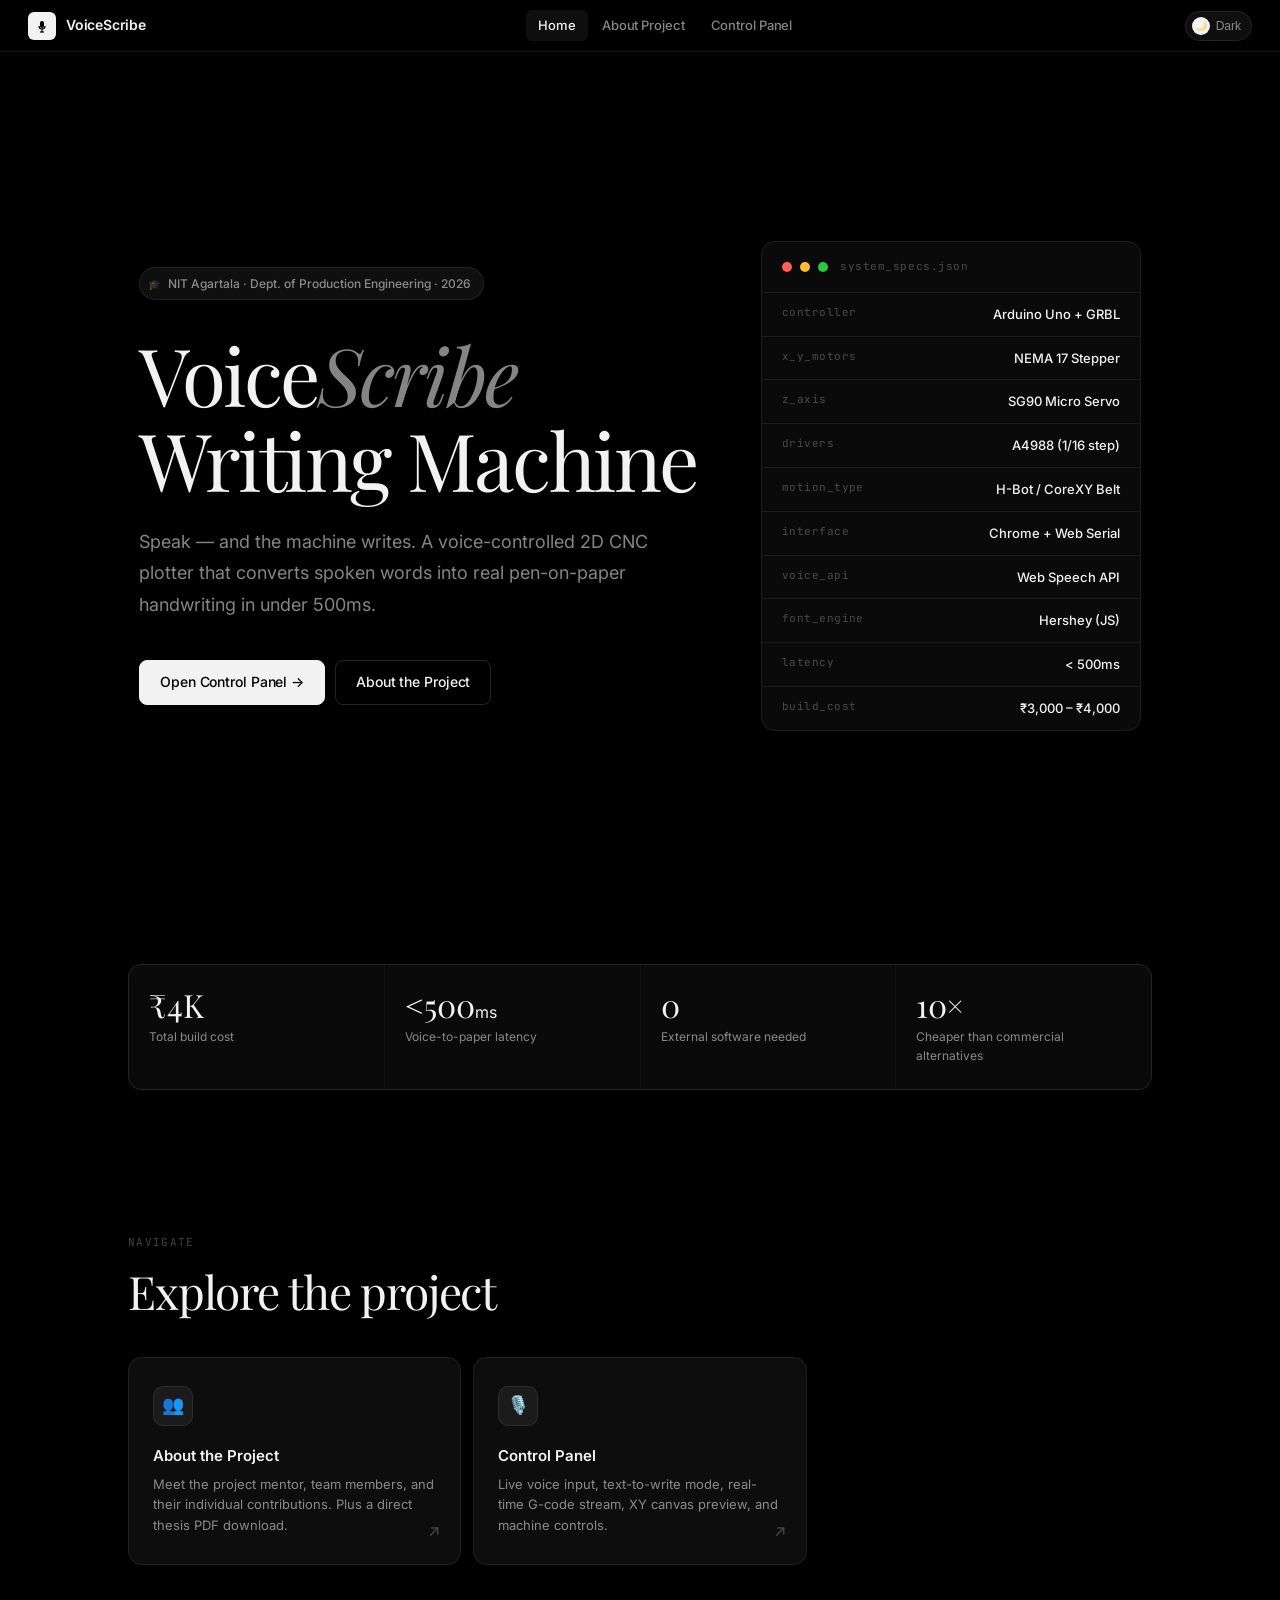
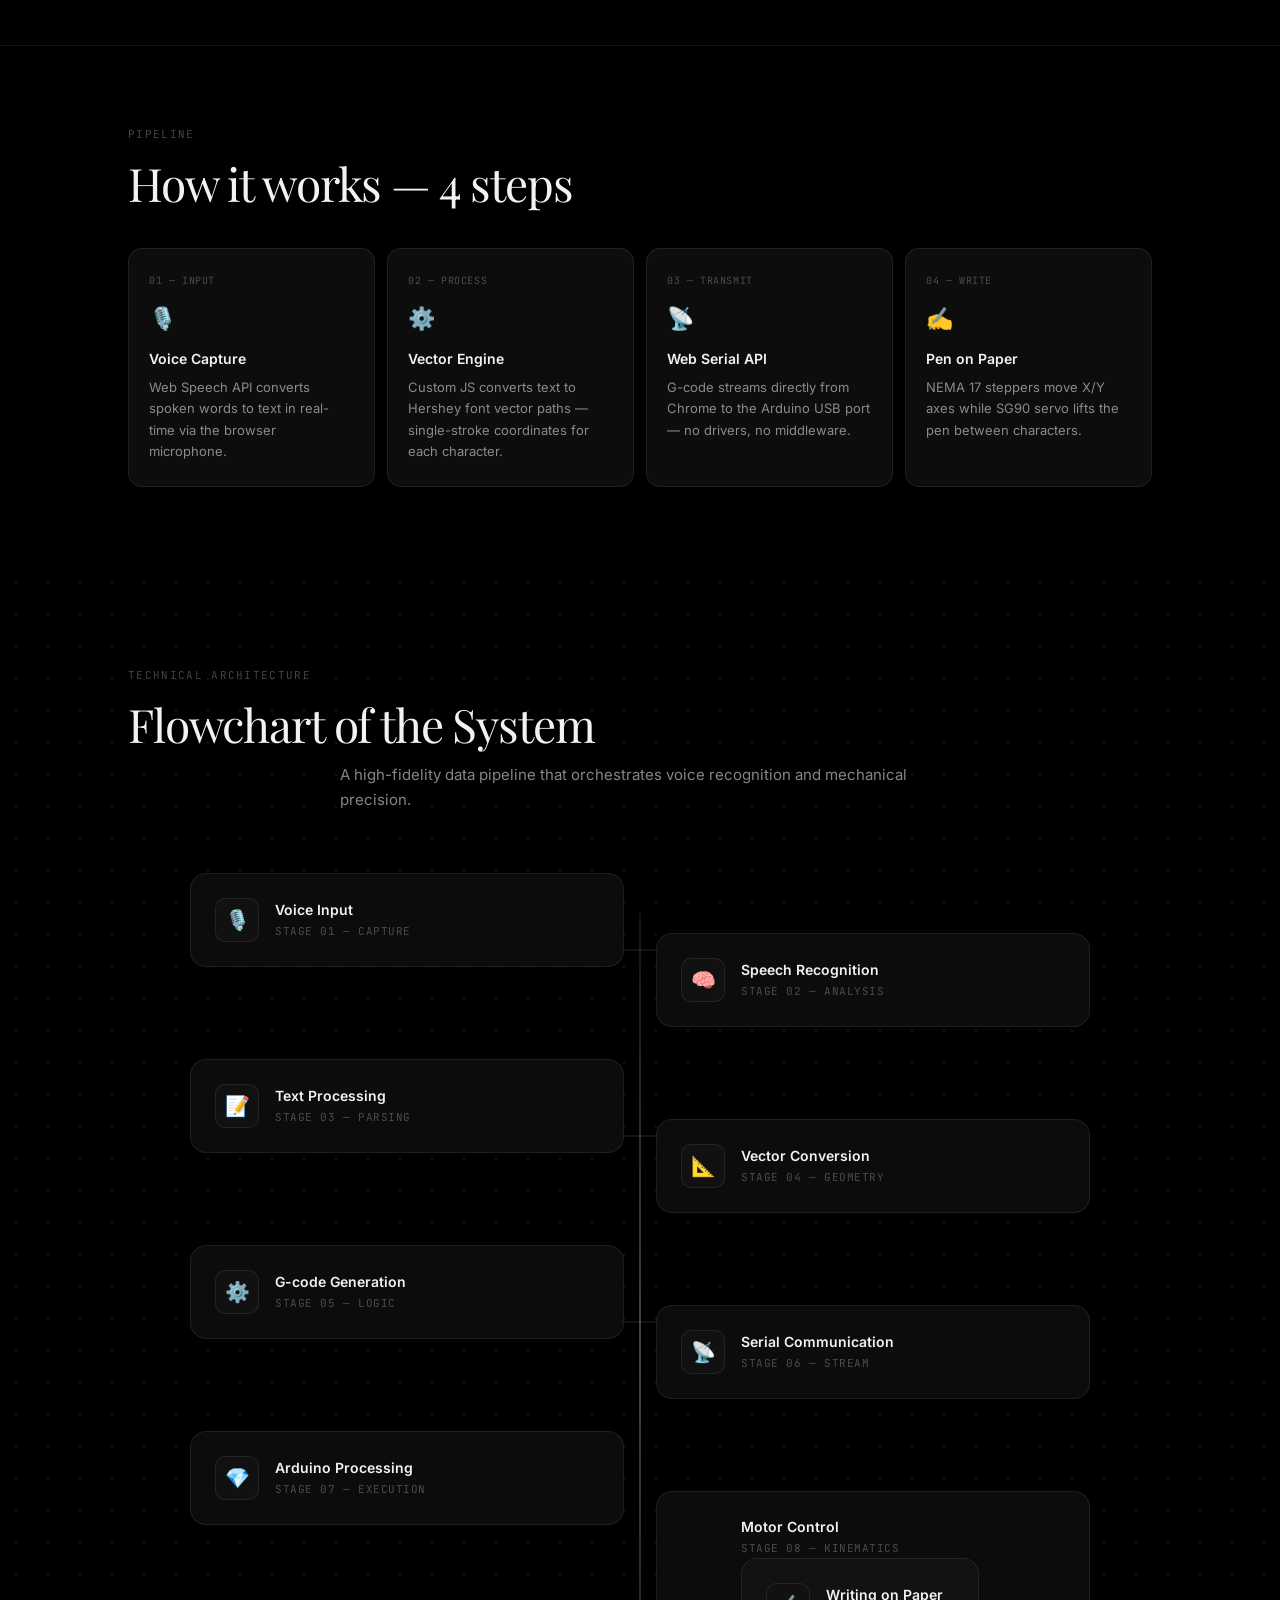
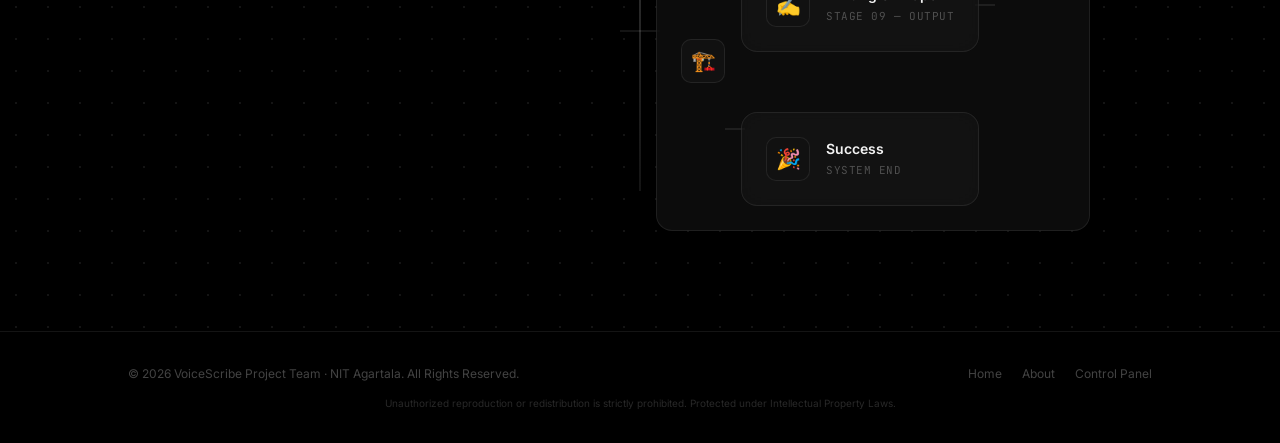
<file: index.html>
<!DOCTYPE html>
<html lang="en" data-theme="dark">

<head>
  <meta charset="UTF-8">
  <meta name="viewport" content="width=device-width,initial-scale=1">
  <title>VoiceScribe — NIT Agartala</title>
  <link rel="stylesheet" href="style.css">
  <style>
    /* ── HOME PAGE STYLES ── */

    /* Hero */
    .hero {
      min-height: calc(100vh - 52px);
      display: flex;
      flex-direction: column;
      justify-content: center;
      padding: 80px 0 60px;
    }

    .hero-kicker {
      display: inline-flex;
      align-items: center;
      gap: 8px;
      padding: 6px 12px 6px 8px;
      background: var(--pill-bg);
      border: 1px solid var(--border);
      border-radius: 20px;
      font-size: 12px;
      font-weight: 500;
      color: var(--text-2);
      margin-bottom: 32px;
      width: fit-content;
    }

    .hero-kicker span {
      font-size: 10px;
    }

    .hero-title {
      margin-bottom: 24px;
    }

    .hero-title em {
      font-style: italic;
      color: var(--text-2);
    }

    .hero-desc {
      font-size: 18px;
      color: var(--text-2);
      line-height: 1.75;
      max-width: 520px;
      margin-bottom: 40px;
    }

    .hero-actions {
      display: flex;
      gap: 10px;
      flex-wrap: wrap;
    }

    /* Hero aside — specs panel */
    .hero-grid {
      display: grid;
      grid-template-columns: 1fr 380px;
      gap: 64px;
      align-items: center;
    }

    .specs-panel {
      background: var(--bg-1);
      border: 1px solid var(--border);
      border-radius: var(--radius);
      overflow: hidden;
    }

    .specs-panel-head {
      padding: 16px 20px;
      border-bottom: 1px solid var(--border);
      display: flex;
      align-items: center;
      gap: 8px;
    }

    .specs-panel-head .dot {
      width: 10px;
      height: 10px;
      border-radius: 50%;
    }

    .dot-r {
      background: #ff5f57;
    }

    .dot-y {
      background: #febc2e;
    }

    .dot-g {
      background: #28c840;
    }

    .specs-panel-title {
      font-family: 'JetBrains Mono', monospace;
      font-size: 11px;
      color: var(--text-3);
      margin-left: 4px;
      letter-spacing: .05em;
    }

    .specs-row {
      display: flex;
      justify-content: space-between;
      padding: 11px 20px;
      border-bottom: 1px solid var(--border);
      font-size: 13px;
    }

    .specs-row:last-child {
      border-bottom: none;
    }

    .specs-k {
      color: var(--text-3);
      font-family: 'JetBrains Mono', monospace;
      font-size: 11px;
      letter-spacing: .04em;
    }

    .specs-v {
      color: var(--text);
      font-weight: 500;
    }

    /* Stat strip */
    .stat-strip {
      display: grid;
      grid-template-columns: repeat(4, 1fr);
      border: 1px solid var(--border);
      border-radius: var(--radius);
      overflow: hidden;
      background: var(--border);
      gap: 1px;
      margin: 64px 0;
    }

    .stat-cell {
      background: var(--bg-1);
      padding: 24px 20px;
      transition: background .2s;
    }

    .stat-cell:hover {
      background: var(--bg-2);
    }

    .stat-num {
      font-family: 'Playfair Display', serif;
      font-size: 32px;
      line-height: 1;
      margin-bottom: 6px;
    }

    .stat-label {
      font-size: 12px;
      color: var(--text-2);
    }

    /* Feature cards */
    .feat-grid {
      display: grid;
      grid-template-columns: repeat(3, 1fr);
      gap: 12px;
      margin-top: 40px;
    }

    .feat-card {
      padding: 28px 24px;
      background: var(--card);
      border: 1px solid var(--border);
      border-radius: var(--radius);
      cursor: pointer;
      transition: border-color .25s, box-shadow .25s, transform .2s;
      text-decoration: none;
      color: var(--text);
      display: block;
      position: relative;
      overflow: hidden;
    }

    .feat-card:hover {
      border-color: var(--border-2);
      box-shadow: var(--shadow-md);
      transform: translateY(-2px);
    }

    .feat-icon {
      width: 40px;
      height: 40px;
      background: var(--pill-bg);
      border: 1px solid var(--border);
      border-radius: 10px;
      display: flex;
      align-items: center;
      justify-content: center;
      font-size: 18px;
      margin-bottom: 18px;
    }

    .feat-title {
      font-size: 15px;
      font-weight: 600;
      margin-bottom: 6px;
    }

    .feat-desc {
      font-size: 13px;
      color: var(--text-2);
      line-height: 1.6;
    }

    .feat-arrow {
      position: absolute;
      bottom: 20px;
      right: 20px;
      color: var(--text-3);
      font-size: 16px;
      transition: all .2s;
    }

    .feat-card:hover .feat-arrow {
      color: var(--text);
      transform: translate(2px, -2px);
    }

    /* Thesis download strip */
    .thesis-strip {
      display: flex;
      align-items: center;
      justify-content: space-between;
      padding: 24px 28px;
      background: var(--bg-1);
      border: 1px solid var(--border);
      border-radius: var(--radius);
      gap: 20px;
      flex-wrap: wrap;
    }

    .thesis-strip-left {
      display: flex;
      align-items: center;
      gap: 16px;
    }

    .thesis-icon {
      width: 44px;
      height: 44px;
      background: var(--pill-bg);
      border: 1px solid var(--border);
      border-radius: 10px;
      display: flex;
      align-items: center;
      justify-content: center;
      font-size: 20px;
      flex-shrink: 0;
    }

    .thesis-strip h3 {
      font-size: 15px;
      font-weight: 600;
      margin-bottom: 2px;
    }

    .thesis-strip p {
      font-size: 13px;
      color: var(--text-2);
    }

    @media(max-width:900px) {
      .hero-grid {
        grid-template-columns: 1fr;
      }

      .specs-panel {
        display: none;
      }

      .feat-grid {
        grid-template-columns: 1fr 1fr;
      }

      .stat-strip {
        grid-template-columns: 1fr 1fr;
      }
    }

    @media(max-width:560px) {
      .feat-grid {
        grid-template-columns: 1fr;
      }
    }

    /* ── FLOWCHART ── */
    .flow-section {
      background: var(--bg);
      padding: 100px 0;
      position: relative;
      background-image: radial-gradient(var(--border) 1px, transparent 1px);
      background-size: 32px 32px;
    }

    .flow-dashboard {
      max-width: 900px;
      margin: 60px auto 0;
      display: grid;
      grid-template-columns: repeat(2, 1fr);
      gap: 32px;
      position: relative;
    }

    /* Connecting paths (Desktop) */
    .flow-dashboard::before {
      content: "";
      position: absolute;
      top: 40px;
      bottom: 40px;
      left: 50%;
      width: 2px;
      background: linear-gradient(to bottom, var(--border), var(--text-3), var(--border));
      transform: translateX(-50%);
      z-index: 0;
    }

    .flow-item {
      display: flex;
      flex-direction: column;
      gap: 12px;
      position: relative;
      z-index: 1;
    }

    .flow-item:nth-child(even) {
      padding-top: 60px;
    }

    .flow-box {
      background: rgba(20, 20, 20, 0.6);
      backdrop-filter: blur(12px);
      border: 1px solid var(--border);
      border-radius: 16px;
      padding: 24px;
      display: flex;
      align-items: center;
      gap: 16px;
      transition: all 0.4s cubic-bezier(0.16, 1, 0.3, 1);
    }

    .flow-item:hover .flow-box {
      border-color: var(--text-2);
      transform: translateY(-4px) scale(1.02);
      background: rgba(30, 30, 30, 0.8);
      box-shadow: 0 10px 40px rgba(0,0,0,0.4);
    }

    .flow-icon {
      width: 44px;
      height: 44px;
      background: var(--bg-2);
      border: 1px solid var(--border);
      border-radius: 10px;
      display: flex;
      align-items: center;
      justify-content: center;
      font-size: 20px;
      flex-shrink: 0;
    }

    .flow-info {
      display: flex;
      flex-direction: column;
    }

    .flow-name {
      font-size: 14px;
      font-weight: 600;
      color: var(--text);
      margin-bottom: 2px;
    }

    .flow-meta {
      font-size: 11px;
      color: var(--text-3);
      font-family: 'JetBrains Mono', monospace;
      text-transform: uppercase;
      letter-spacing: 0.05em;
    }

    /* Connector line logic */
    .flow-item::after {
      content: "";
      position: absolute;
      top: 50%;
      width: 20px;
      height: 2px;
      background: var(--border);
      z-index: -1;
    }

    .flow-item:nth-child(odd)::after {
      right: -16px;
      transform: translateY(-50%);
    }

    .flow-item:nth-child(even)::after {
      left: -16px;
      transform: translateY(-50%);
    }

    @media(max-width:800px) {
      .flow-dashboard {
        grid-template-columns: 1fr;
        gap: 40px;
      }
      .flow-dashboard::before {
        left: 20px;
        transform: none;
      }
      .flow-item:nth-child(even) {
        padding-top: 0;
      }
      .flow-item::after {
        display: none;
      }
    }
  </style>
</head>

<body>

  <!-- ── NAVBAR ── -->
  <nav class="navbar">
    <a href="index.html" class="nav-brand">
      <div class="nav-brand-icon">
        <svg viewBox="0 0 14 14" fill="none">
          <path d="M7 2a2 2 0 0 0-2 2v3a2 2 0 0 0 4 0V4a2 2 0 0 0-2-2Z" fill="currentColor"
            style="fill:var(--accent-inv)" />
          <path d="M4 7a3 3 0 0 0 6 0" stroke="var(--accent-inv)" stroke-width="1.2" fill="none" />
          <line x1="7" y1="10" x2="7" y2="13" stroke="var(--accent-inv)" stroke-width="1.2" />
          <line x1="5" y1="13" x2="9" y2="13" stroke="var(--accent-inv)" stroke-width="1.2" />
        </svg>
      </div>
      <span class="nav-brand-name">VoiceScribe</span>
    </a>

    <ul class="nav-links">
      <li><a href="index.html" class="active">Home</a></li>
      <li><a href="about.html">About Project</a></li>
      <li><a href="control.html">Control Panel</a></li>
    </ul>

    <div class="nav-right">
      <button class="theme-pill" id="themePill">
        <span class="theme-pill-dot">🌙</span>
        <span class="theme-pill-label">Dark</span>
      </button>
    </div>
  </nav>

  <!-- ── PAGE ── -->
  <div class="page">

    <!-- HERO -->
    <section class="hero">
      <div class="wrap">
        <div class="hero-grid">
          <div>
            <div class="hero-kicker">
              <span>🎓</span> NIT Agartala · Dept. of Production Engineering · 2026
            </div>
            <h1 class="h-display hero-title">
              Voice<em>Scribe</em><br>Writing Machine
            </h1>
            <p class="hero-desc">
              Speak — and the machine writes. A voice-controlled 2D CNC plotter that converts spoken words into real
              pen-on-paper handwriting in under 500ms.
            </p>
            <div class="hero-actions">
              <a href="control.html" class="btn btn-primary">Open Control Panel →</a>
              <a href="about.html" class="btn btn-outline">About the Project</a>
            </div>
          </div>

          <!-- Specs panel -->
          <div class="specs-panel" data-sr>
            <div class="specs-panel-head">
              <div class="dot dot-r"></div>
              <div class="dot dot-y"></div>
              <div class="dot dot-g"></div>
              <span class="specs-panel-title">system_specs.json</span>
            </div>
            <div class="specs-row"><span class="specs-k">controller</span><span class="specs-v">Arduino Uno +
                GRBL</span></div>
            <div class="specs-row"><span class="specs-k">x_y_motors</span><span class="specs-v">NEMA 17 Stepper</span>
            </div>
            <div class="specs-row"><span class="specs-k">z_axis</span><span class="specs-v">SG90 Micro Servo</span>
            </div>
            <div class="specs-row"><span class="specs-k">drivers</span><span class="specs-v">A4988 (1/16 step)</span>
            </div>
            <div class="specs-row"><span class="specs-k">motion_type</span><span class="specs-v">H-Bot / CoreXY
                Belt</span></div>
            <div class="specs-row"><span class="specs-k">interface</span><span class="specs-v">Chrome + Web
                Serial</span></div>
            <div class="specs-row"><span class="specs-k">voice_api</span><span class="specs-v">Web Speech API</span>
            </div>
            <div class="specs-row"><span class="specs-k">font_engine</span><span class="specs-v">Hershey (JS)</span>
            </div>
            <div class="specs-row"><span class="specs-k">latency</span><span class="specs-v">&lt; 500ms</span></div>
            <div class="specs-row"><span class="specs-k">build_cost</span><span class="specs-v">₹3,000 – ₹4,000</span>
            </div>
          </div>
        </div>
      </div>
    </section>

    <!-- STATS -->
    <div class="wrap" style="padding-bottom:0">
      <div class="stat-strip" data-sr>
        <div class="stat-cell">
          <div class="stat-num">₹4K</div>
          <div class="stat-label">Total build cost</div>
        </div>
        <div class="stat-cell">
          <div class="stat-num">&lt;500<span
              style="font-size:16px;font-family:'Inter',sans-serif;font-weight:400">ms</span></div>
          <div class="stat-label">Voice-to-paper latency</div>
        </div>
        <div class="stat-cell">
          <div class="stat-num">0</div>
          <div class="stat-label">External software needed</div>
        </div>
        <div class="stat-cell">
          <div class="stat-num">10×</div>
          <div class="stat-label">Cheaper than commercial alternatives</div>
        </div>
      </div>
    </div>

    <!-- FEATURE CARDS / PAGE NAVIGATION -->
    <section class="section">
      <div class="wrap">
        <p class="eyebrow">Navigate</p>
        <h2 class="h-1">Explore the project</h2>

        <div class="feat-grid">
          <a href="about.html" class="feat-card" data-sr data-sr-delay="0ms">
            <div class="feat-icon">👥</div>
            <div class="feat-title">About the Project</div>
            <div class="feat-desc">Meet the project mentor, team members, and their individual contributions. Plus a
              direct thesis PDF download.</div>
            <span class="feat-arrow">↗</span>
          </a>



          <a href="control.html" class="feat-card" data-sr data-sr-delay="120ms">
            <div class="feat-icon">🎙️</div>
            <div class="feat-title">Control Panel</div>
            <div class="feat-desc">Live voice input, text-to-write mode, real-time G-code stream, XY canvas preview, and
              machine controls.</div>
            <span class="feat-arrow">↗</span>
          </a>
        </div>
      </div>
    </section>

    <!-- HOW IT WORKS -->
    <section class="section">
      <div class="wrap">
        <p class="eyebrow">Pipeline</p>
        <h2 class="h-1" style="margin-bottom:40px;">How it works — 4 steps</h2>

        <div style="display:grid;grid-template-columns:repeat(4,1fr);gap:12px;">
          <div class="card" style="padding:24px 20px;" data-sr data-sr-delay="0ms">
            <div
              style="font-family:'JetBrains Mono',monospace;font-size:10px;color:var(--text-3);margin-bottom:12px;letter-spacing:.06em;">
              01 — INPUT</div>
            <div style="font-size:22px;margin-bottom:12px;">🎙️</div>
            <div style="font-size:14px;font-weight:600;margin-bottom:6px;">Voice Capture</div>
            <div class="body-sm">Web Speech API converts spoken words to text in real-time via the browser microphone.
            </div>
          </div>
          <div class="card" style="padding:24px 20px;" data-sr data-sr-delay="80ms">
            <div
              style="font-family:'JetBrains Mono',monospace;font-size:10px;color:var(--text-3);margin-bottom:12px;letter-spacing:.06em;">
              02 — PROCESS</div>
            <div style="font-size:22px;margin-bottom:12px;">⚙️</div>
            <div style="font-size:14px;font-weight:600;margin-bottom:6px;">Vector Engine</div>
            <div class="body-sm">Custom JS converts text to Hershey font vector paths — single-stroke coordinates for
              each character.</div>
          </div>
          <div class="card" style="padding:24px 20px;" data-sr data-sr-delay="160ms">
            <div
              style="font-family:'JetBrains Mono',monospace;font-size:10px;color:var(--text-3);margin-bottom:12px;letter-spacing:.06em;">
              03 — TRANSMIT</div>
            <div style="font-size:22px;margin-bottom:12px;">📡</div>
            <div style="font-size:14px;font-weight:600;margin-bottom:6px;">Web Serial API</div>
            <div class="body-sm">G-code streams directly from Chrome to the Arduino USB port — no drivers, no
              middleware.</div>
          </div>
          <div class="card" style="padding:24px 20px;" data-sr data-sr-delay="240ms">
            <div
              style="font-family:'JetBrains Mono',monospace;font-size:10px;color:var(--text-3);margin-bottom:12px;letter-spacing:.06em;">
              04 — WRITE</div>
            <div style="font-size:22px;margin-bottom:12px;">✍️</div>
            <div style="font-size:14px;font-weight:600;margin-bottom:6px;">Pen on Paper</div>
            <div class="body-sm">NEMA 17 steppers move X/Y axes while SG90 servo lifts the pen between characters.</div>
          </div>
        </div>
      </div>
    </section>

    <!-- TECHNICAL FLOWCHART -->
    <section class="flow-section">
      <div class="wrap">
        <div class="flow-header">
          <p class="eyebrow">Technical Architecture</p>
          <h2 class="h-1">Flowchart of the System</h2>
          <p class="body-md" style="margin-top:12px; max-width:600px; margin-left:auto; margin-right:auto;">
            A high-fidelity data pipeline that orchestrates voice recognition and mechanical precision.
          </p>
        </div>

        <div class="flow-dashboard">
          <div class="flow-item" data-sr>
            <div class="flow-box">
              <div class="flow-icon">🎙️</div>
              <div class="flow-info">
                <span class="flow-name">Voice Input</span>
                <span class="flow-meta">Stage 01 — Capture</span>
              </div>
            </div>
          </div>

          <div class="flow-item" data-sr data-sr-delay="50ms">
            <div class="flow-box">
              <div class="flow-icon">🧠</div>
              <div class="flow-info">
                <span class="flow-name">Speech Recognition</span>
                <span class="flow-meta">Stage 02 — Analysis</span>
              </div>
            </div>
          </div>

          <div class="flow-item" data-sr data-sr-delay="100ms">
            <div class="flow-box">
              <div class="flow-icon">📝</div>
              <div class="flow-info">
                <span class="flow-name">Text Processing</span>
                <span class="flow-meta">Stage 03 — Parsing</span>
              </div>
            </div>
          </div>

          <div class="flow-item" data-sr data-sr-delay="150ms">
            <div class="flow-box">
              <div class="flow-icon">📐</div>
              <div class="flow-info">
                <span class="flow-name">Vector Conversion</span>
                <span class="flow-meta">Stage 04 — Geometry</span>
              </div>
            </div>
          </div>

          <div class="flow-item" data-sr data-sr-delay="200ms">
            <div class="flow-box">
              <div class="flow-icon">⚙️</div>
              <div class="flow-info">
                <span class="flow-name">G-code Generation</span>
                <span class="flow-meta">Stage 05 — Logic</span>
              </div>
            </div>
          </div>

          <div class="flow-item" data-sr data-sr-delay="250ms">
            <div class="flow-box">
              <div class="flow-icon">📡</div>
              <div class="flow-info">
                <span class="flow-name">Serial Communication</span>
                <span class="flow-meta">Stage 06 — Stream</span>
              </div>
            </div>
          </div>

          <div class="flow-item" data-sr data-sr-delay="300ms">
            <div class="flow-box">
              <div class="flow-icon">💎</div>
              <div class="flow-info">
                <span class="flow-name">Arduino Processing</span>
                <span class="flow-meta">Stage 07 — Execution</span>
              </div>
            </div>
          </div>

          <div class="flow-item" data-sr data-sr-delay="350ms">
            <div class="flow-box">
              <div class="flow-icon">🏗️</div>
              <div class="flow-info">
                <span class="flow-name">Motor Control</span>
                <span class="flow-meta">Stage 08 — Kinematics</span>
            <div class="flow-item" data-sr data-sr-delay="400ms">
            <div class="flow-box">
              <div class="flow-icon">✍️</div>
              <div class="flow-info">
                <span class="flow-name">Writing on Paper</span>
                <span class="flow-meta">Stage 09 — Output</span>
              </div>
            </div>
          </div>

          <div class="flow-item" data-sr data-sr-delay="450ms">
            <div class="flow-box">
              <div class="flow-icon">🎉</div>
              <div class="flow-info">
                <span class="flow-name">Success</span>
                <span class="flow-meta">System End</span>
              </div>
            </div>
          </div>
        </div>
      </div>
    </section>



  </div><!-- .page -->

  <footer class="footer">
    <div class="wrap">
      <div class="footer-inner" style="display:flex; justify-content:space-between; align-items:center; flex-wrap:wrap; gap:20px;">
        <span class="footer-copy">© 2026 VoiceScribe Project Team · NIT Agartala. All Rights Reserved.</span>
        <nav class="footer-nav">
          <a href="index.html">Home</a>
          <a href="about.html">About</a>
          <a href="control.html">Control Panel</a>
        </nav>
      </div>
      <div style="font-size:10px; color:var(--text-3); margin-top:12px; text-align:center; opacity:0.6;">
        Unauthorized reproduction or redistribution is strictly prohibited. Protected under Intellectual Property Laws.
      </div>
    </div>
  </footer>

  <script src="shared.js"></script>
  <script src="script.js"></script>
</body>

</html>
</file>
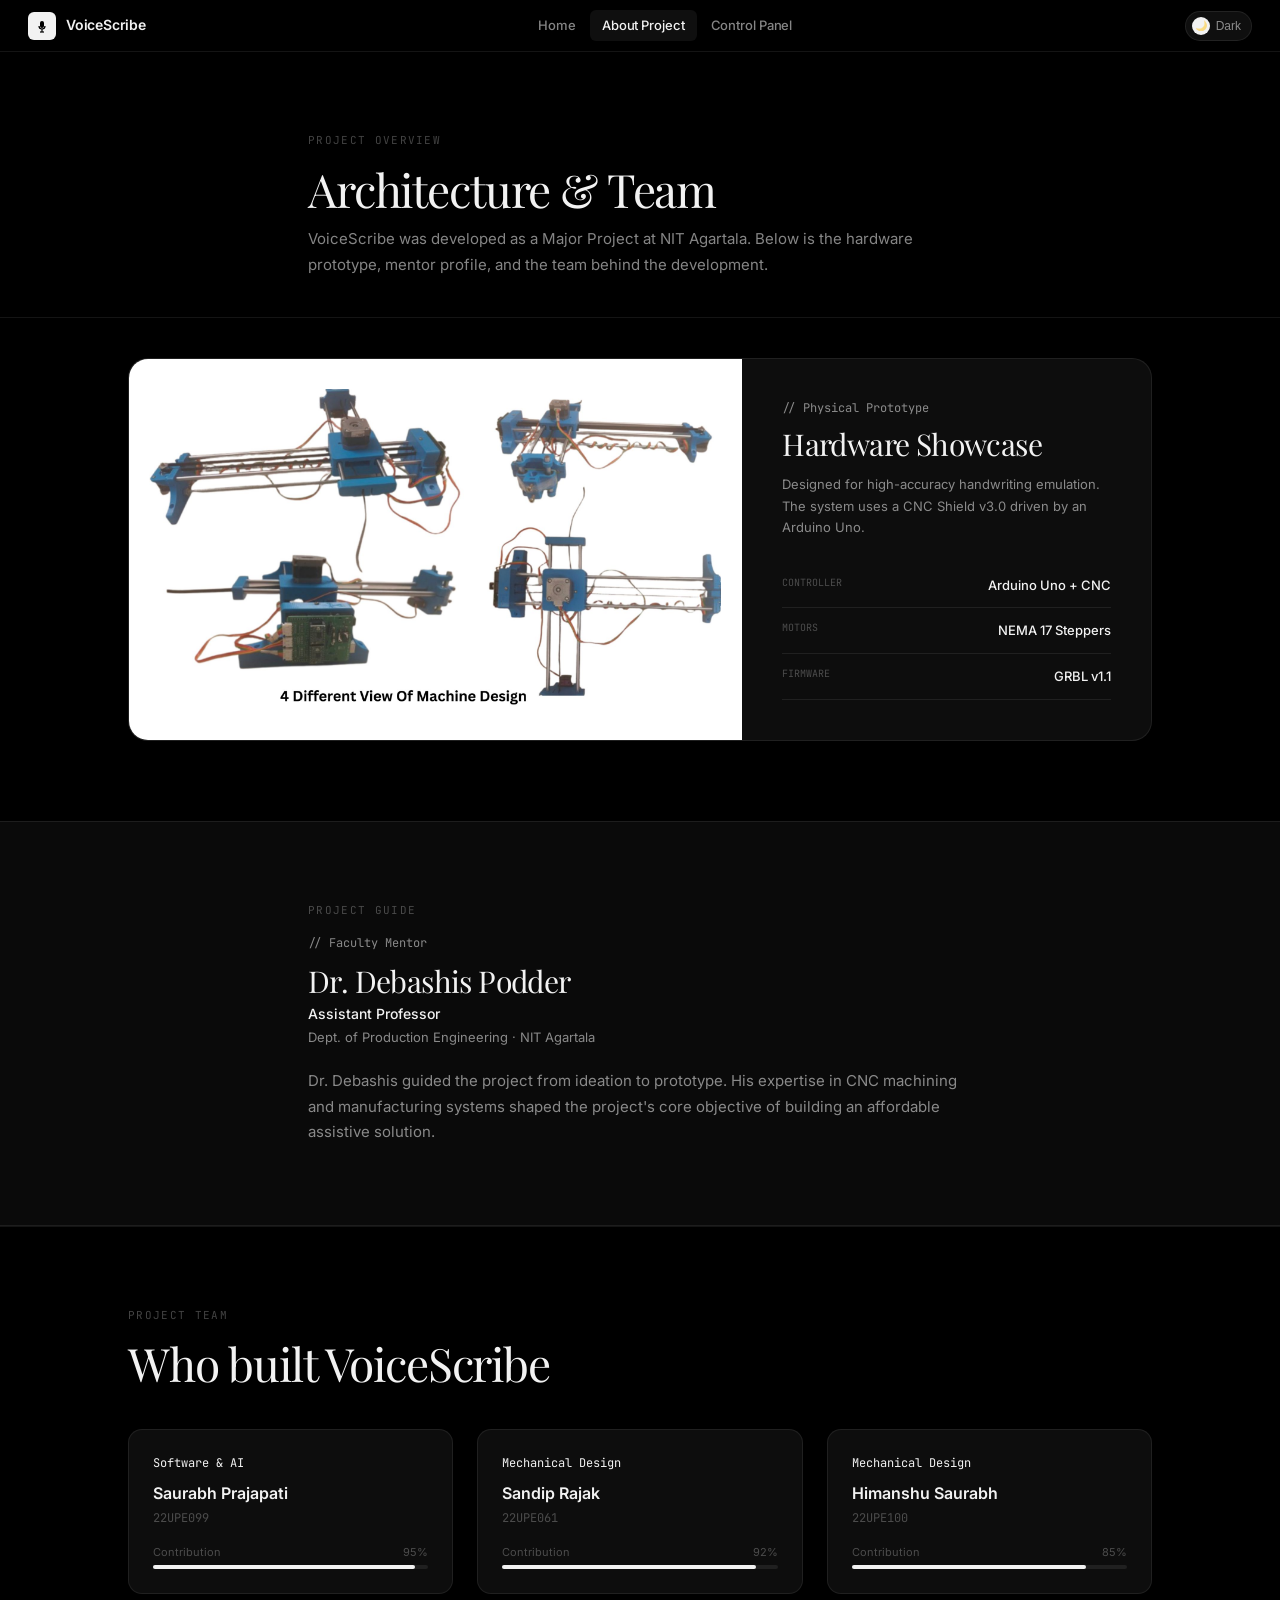
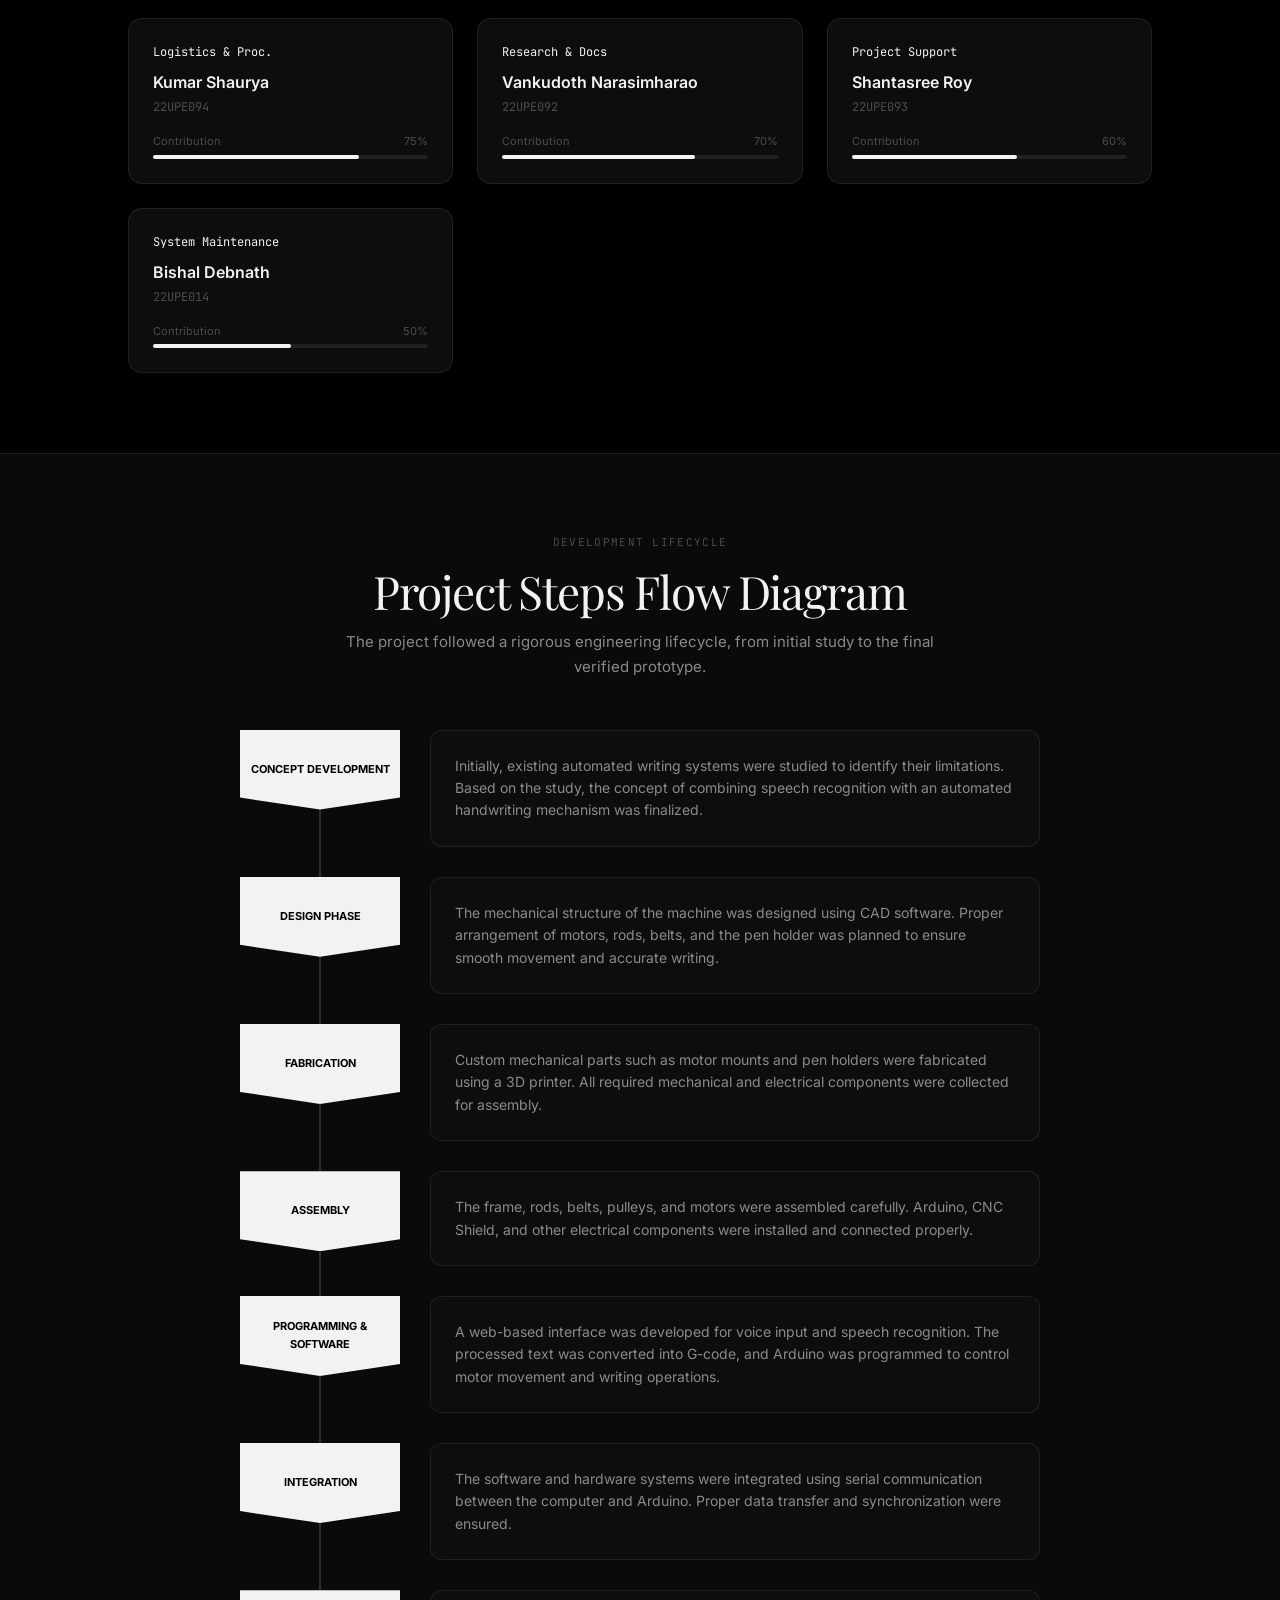
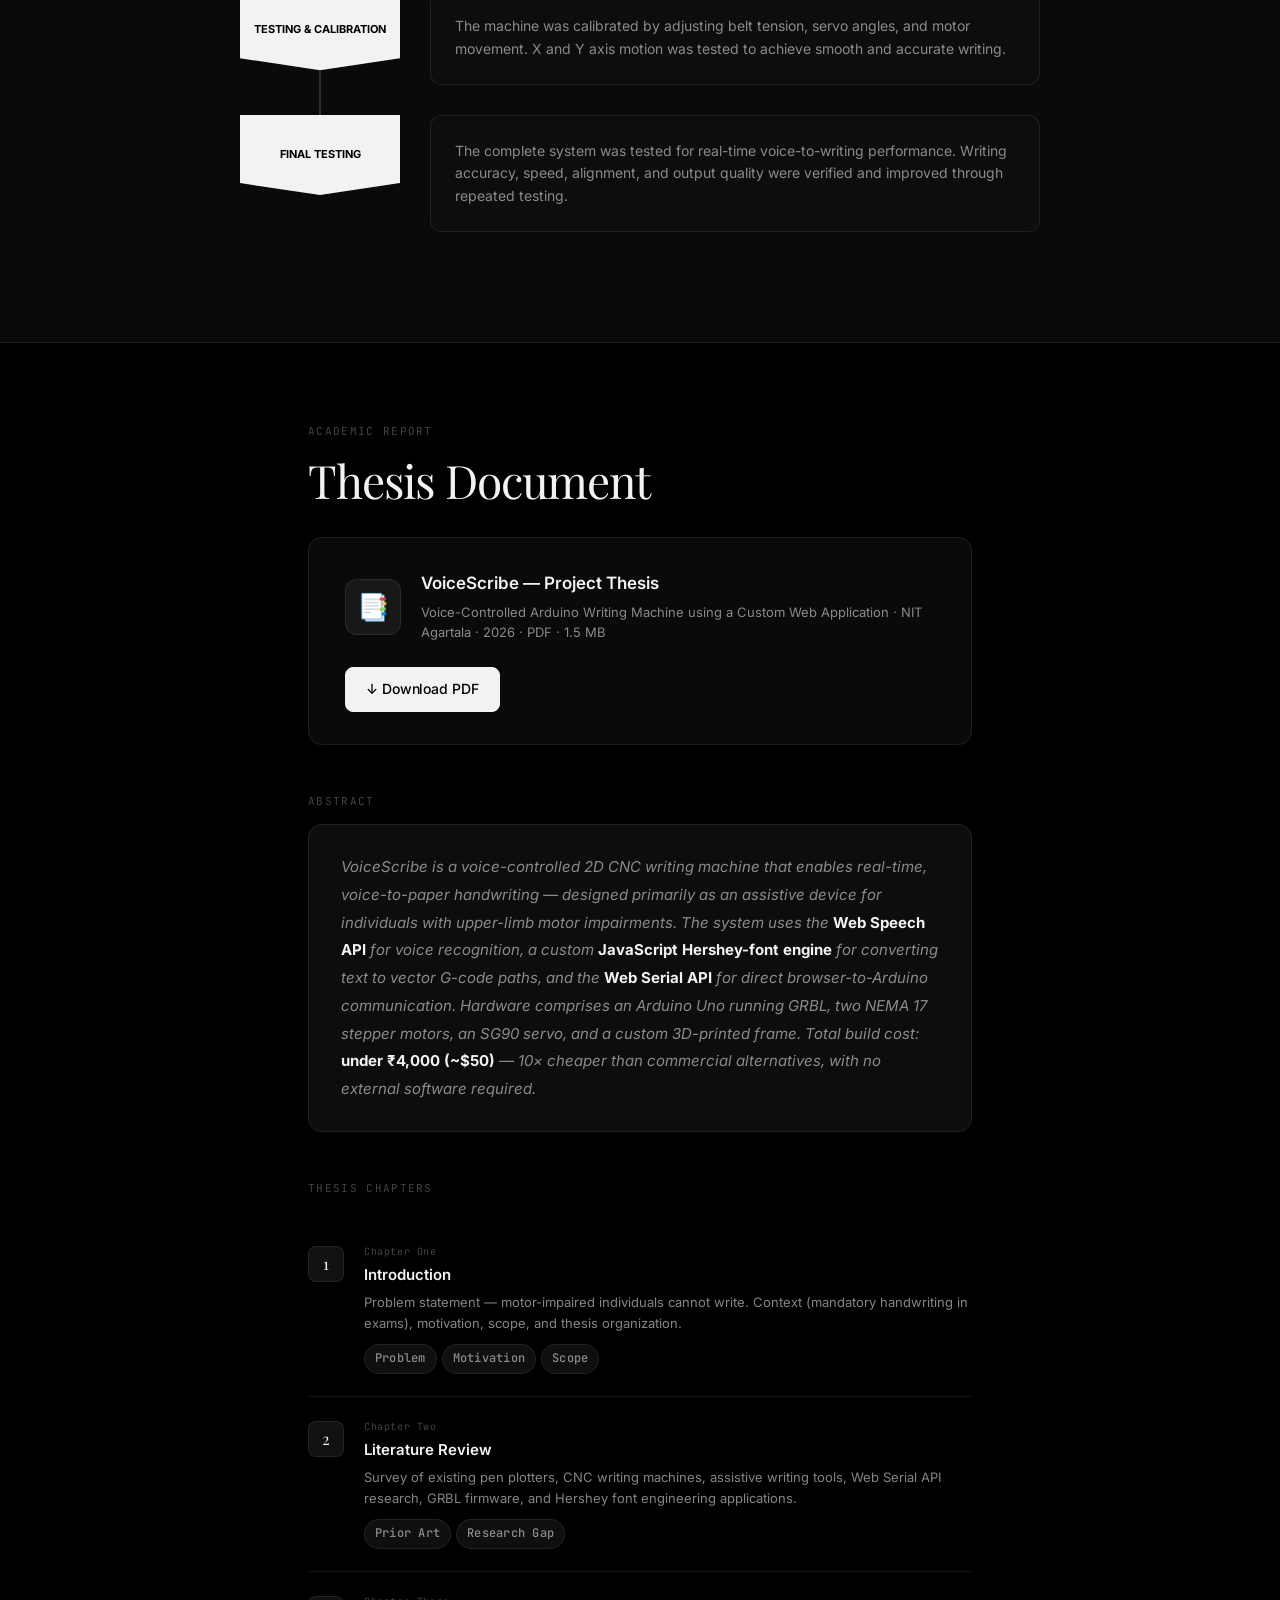
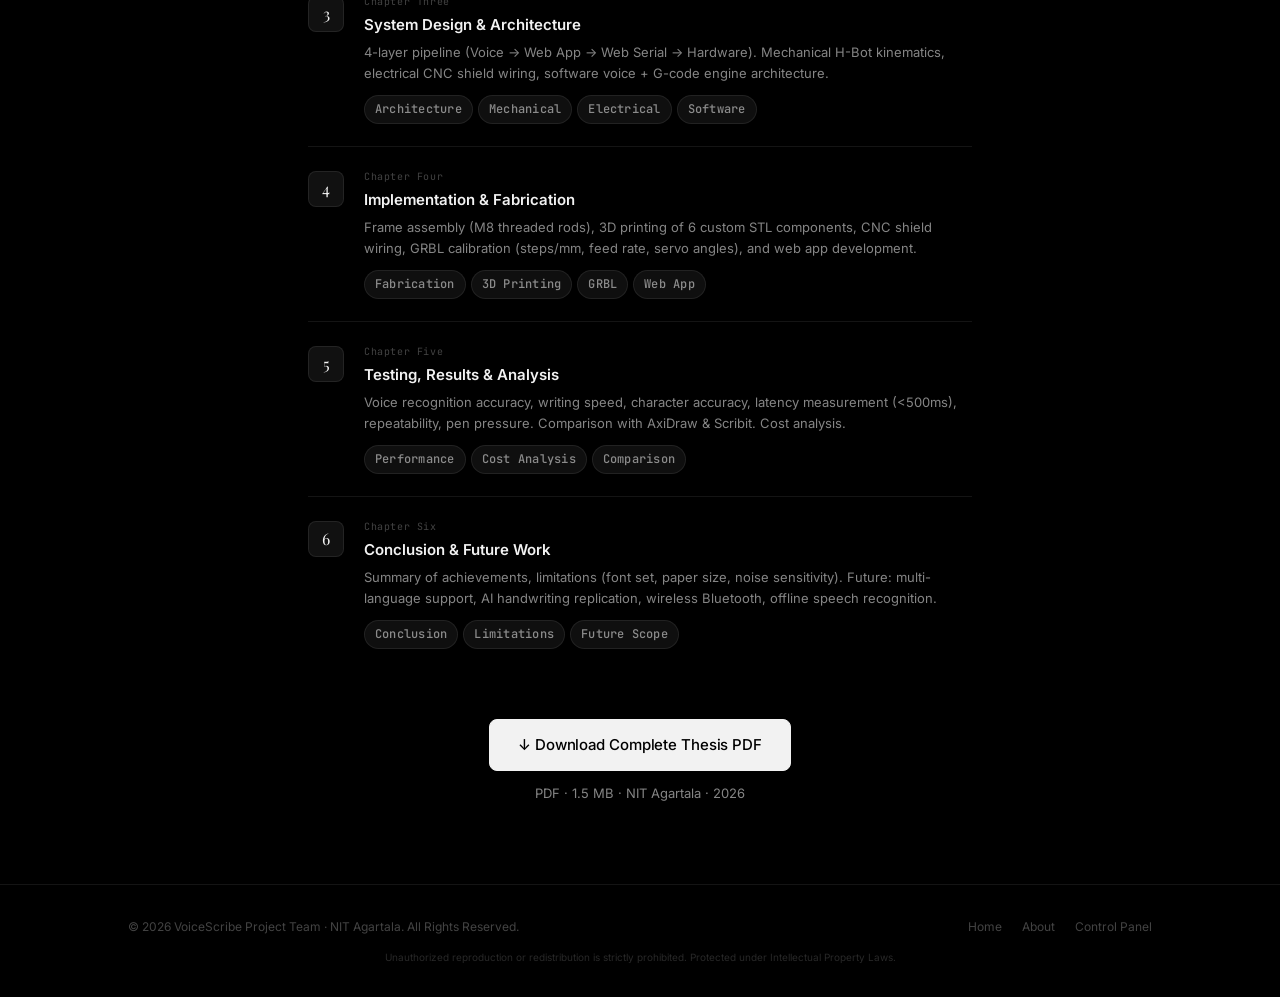
<file: about.html>
<!DOCTYPE html>
<html lang="en" data-theme="dark">

<head>
  <meta charset="UTF-8">
  <meta name="viewport" content="width=device-width,initial-scale=1">
  <title>About — VoiceScribe</title>
  <link rel="stylesheet" href="style.css">
  <style>
    /* ── ABOUT PAGE ── */

    /* Mentor section */
    .mentor-wrap {
      display: grid;
      grid-template-columns: 180px 1fr;
      gap: 40px;
      align-items: start;
    }

    .mentor-avatar {
      width: 180px;
      height: 180px;
      border-radius: var(--radius);
      background: var(--bg-2);
      border: 1px solid var(--border);
      display: flex;
      flex-direction: column;
      align-items: center;
      justify-content: center;
      flex-shrink: 0;
      overflow: hidden;
      position: relative;
    }

    .mentor-img {
      width: 100%;
      height: 100%;
      object-fit: cover;
    }

    .mentor-caption {
      font-size: 11px;
      color: var(--text-3);
      font-family: 'JetBrains Mono', monospace;
      letter-spacing: .05em;
      text-transform: uppercase;
    }

    .mentor-name {
      font-family: 'Playfair Display', serif;
      font-size: 28px;
      font-weight: 400;
      margin-bottom: 4px;
      letter-spacing: -.02em;
    }

    .mentor-desg {
      font-size: 14px;
      color: var(--text-2);
      margin-bottom: 2px;
    }

    .mentor-inst {
      font-size: 13px;
      color: var(--text-3);
      margin-bottom: 20px;
    }

    .mentor-bio {
      font-size: 14px;
      color: var(--text-2);
      line-height: 1.75;
      margin-bottom: 20px;
      max-width: 480px;
    }

    .tag-row {
      display: flex;
      flex-wrap: wrap;
      gap: 6px;
    }

    /* Team grid */
    .team-grid {
      display: grid;
      grid-template-columns: repeat(auto-fill, minmax(220px, 1fr));
      gap: 14px;
      margin-top: 36px;
    }

    .member-card {
      background: var(--card);
      border: 1px solid var(--border);
      border-radius: var(--radius);
      overflow: hidden;
      transition: border-color .25s, box-shadow .25s, transform .2s;
    }

    .member-card:hover {
      border-color: var(--border-2);
      box-shadow: var(--shadow-md);
      transform: translateY(-2px);
    }

    .member-top {
      background: var(--bg-2);
      height: 200px;
      display: flex;
      justify-content: center;
      align-items: center;
      border-bottom: 1px solid var(--border);
      position: relative;
      overflow: hidden;
    }

    .member-img {
      width: 100%;
      height: 100%;
      object-fit: cover;
      transition: transform .4s ease;
    }

    .member-card:hover .member-img {
      transform: scale(1.05);
    }

    .member-num {
      position: absolute;
      top: 10px;
      left: 12px;
      font-family: 'JetBrains Mono', monospace;
      font-size: 10px;
      color: var(--text-3);
      letter-spacing: .05em;
    }

    .member-body {
      padding: 18px;
    }

    .member-role {
      font-family: 'JetBrains Mono', monospace;
      font-size: 10px;
      color: var(--text-3);
      letter-spacing: .08em;
      text-transform: uppercase;
      margin-bottom: 5px;
    }

    .member-name {
      font-size: 15px;
      font-weight: 600;
      margin-bottom: 2px;
    }

    .member-roll {
      font-family: 'JetBrains Mono', monospace;
      font-size: 11px;
      color: var(--text-3);
      margin-bottom: 12px;
    }

    .member-desc {
      font-size: 12px;
      color: var(--text-2);
      line-height: 1.6;
      margin-bottom: 12px;
    }

    .member-tags {
      display: flex;
      flex-wrap: wrap;
      gap: 5px;
    }

    /* Thesis section */
    .thesis-download-hero {
      display: flex;
      align-items: center;
      justify-content: space-between;
      padding: 32px 36px;
      background: var(--bg-1);
      border: 1px solid var(--border);
      border-radius: var(--radius);
      gap: 24px;
      flex-wrap: wrap;
      margin-bottom: 48px;
    }

    .tdh-left {
      display: flex;
      align-items: center;
      gap: 20px;
    }

    .tdh-icon {
      width: 56px;
      height: 56px;
      background: var(--pill-bg);
      border: 1px solid var(--border);
      border-radius: 12px;
      display: flex;
      align-items: center;
      justify-content: center;
      font-size: 26px;
      flex-shrink: 0;
    }

    .tdh-title {
      font-size: 17px;
      font-weight: 600;
      margin-bottom: 4px;
    }

    .tdh-meta {
      font-size: 13px;
      color: var(--text-2);
    }

    /* Chapter list */
    .chapter-list {
      display: flex;
      flex-direction: column;
      gap: 0;
    }

    .chap-row {
      display: flex;
      gap: 20px;
      align-items: flex-start;
      padding: 22px 0;
      border-bottom: 1px solid var(--border);
    }

    .chap-row:last-child {
      border-bottom: none;
    }

    .chap-n {
      width: 36px;
      height: 36px;
      flex-shrink: 0;
      background: var(--bg-2);
      border: 1px solid var(--border);
      border-radius: 8px;
      display: flex;
      align-items: center;
      justify-content: center;
      font-family: 'Playfair Display', serif;
      font-size: 16px;
      transition: all .25s;
      margin-top: 2px;
    }

    .chap-row:hover .chap-n {
      background: var(--text);
      color: var(--accent-inv);
      border-color: var(--text);
    }

    .chap-label {
      font-family: 'JetBrains Mono', monospace;
      font-size: 10px;
      color: var(--text-3);
      letter-spacing: .06em;
      margin-bottom: 3px;
    }

    .chap-title {
      font-size: 15px;
      font-weight: 600;
      margin-bottom: 5px;
    }

    .chap-desc {
      font-size: 13px;
      color: var(--text-2);
      line-height: 1.65;
    }

    .chap-tags {
      display: flex;
      flex-wrap: wrap;
      gap: 5px;
      margin-top: 10px;
    }

    /* Contribution bar table */
    .contrib-table {
      width: 100%;
    }

    .ct-row {
      display: flex;
      align-items: center;
      gap: 12px;
      padding: 12px 0;
      border-bottom: 1px solid var(--border);
    }

    .ct-row:last-child {
      border-bottom: none;
    }

    .ct-name {
      width: 130px;
      flex-shrink: 0;
      font-size: 13px;
      font-weight: 500;
    }

    .ct-domain {
      width: 110px;
      flex-shrink: 0;
      font-size: 12px;
      color: var(--text-2);
    }

    .ct-bar-wrap {
      flex: 1;
      height: 2px;
      background: var(--border);
      border-radius: 1px;
    }

    .ct-bar {
      height: 100%;
      background: var(--text);
      border-radius: 1px;
    }

    .ct-pct {
      width: 36px;
      text-align: right;
      font-family: 'JetBrains Mono', monospace;
      font-size: 11px;
      color: var(--text-3);
    }

    @media(max-width:700px) {
      .thesis-download-hero {
        padding: 24px 20px;
      }
    }

    /* ── STEPS FLOW (Timeline) ── */
    .steps-section {
      padding: 80px 0;
      background: var(--bg-1);
      border-top: 1px solid var(--border);
      border-bottom: 1px solid var(--border);
    }

    .steps-container {
      max-width: 800px;
      margin: 50px auto 0;
      display: flex;
      flex-direction: column;
    }

    .step-item {
      display: flex;
      gap: 30px;
      position: relative;
    }

    .step-aside {
      width: 160px;
      flex-shrink: 0;
      display: flex;
      flex-direction: column;
      align-items: center;
    }

    .step-chevron {
      width: 100%;
      background: var(--text);
      color: var(--accent-inv);
      padding: 15px 10px;
      text-align: center;
      font-size: 11px;
      font-weight: 700;
      text-transform: uppercase;
      clip-path: polygon(0% 0%, 100% 0%, 100% 85%, 50% 100%, 0% 85%);
      min-height: 80px;
      display: flex;
      align-items: center;
      justify-content: center;
    }

    .step-line {
      width: 2px;
      background: var(--border-2);
      flex-grow: 1;
      margin: 0;
    }

    .step-item:last-child .step-line {
      display: none;
    }

    .step-content {
      background: var(--card);
      border: 1px solid var(--border);
      border-radius: 12px;
      padding: 24px;
      margin-bottom: 30px;
      flex-grow: 1;
      transition: border-color .3s;
    }

    .step-item:hover .step-content {
      border-color: var(--accent);
    }

    .step-text {
      font-size: 14px;
      color: var(--text-2);
      line-height: 1.6;
    }

    @media(max-width:600px) {
      .step-item {
        flex-direction: column;
        gap: 15px;
      }
      .step-aside {
        width: 100%;
      }
      .step-chevron {
        clip-path: polygon(0% 0%, 85% 0%, 100% 50%, 85% 100%, 0% 100%);
        min-height: 50px;
      }
      .step-line {
        display: none;
      }
    }

    /* ── HARDWARE SHOWCASE ── */
    .hardware-section {
      padding: 100px 0;
      background: var(--bg);
    }

    .hardware-card {
      background: var(--card);
      border: 1px solid var(--border);
      border-radius: 20px;
      overflow: hidden;
      display: grid;
      grid-template-columns: 1.2fr 0.8fr;
      gap: 0;
      margin-top: 40px;
    }

    .hw-img-wrap {
      background: #fff; /* Light background for the white-background machine image */
      padding: 20px;
      display: flex;
      align-items: center;
      justify-content: center;
      border-right: 1px solid var(--border);
    }

    .hw-img {
      max-width: 100%;
      height: auto;
      border-radius: 8px;
    }

    .hw-info {
      padding: 40px;
      display: flex;
      flex-direction: column;
      justify-content: center;
    }

    .hw-spec-list {
      list-style: none;
      margin-top: 24px;
    }

    .hw-spec-item {
      display: flex;
      justify-content: space-between;
      padding: 12px 0;
      border-bottom: 1px solid var(--border);
      font-size: 13px;
    }

    .hw-spec-label {
      color: var(--text-3);
      font-family: 'JetBrains Mono', monospace;
      text-transform: uppercase;
      font-size: 10px;
    }

    .hw-spec-val {
      font-weight: 500;
      color: var(--text);
    }

    @media(max-width:850px) {
      .hardware-card {
        grid-template-columns: 1fr;
      }
      .hw-img-wrap {
        border-right: none;
        border-bottom: 1px solid var(--border);
      }
    }
  </style>
</head>

<body>

  <nav class="navbar">
    <a href="index.html" class="nav-brand">
      <div class="nav-brand-icon">
        <svg viewBox="0 0 14 14" fill="none">
          <path d="M7 2a2 2 0 0 0-2 2v3a2 2 0 0 0 4 0V4a2 2 0 0 0-2-2Z" fill="currentColor"
            style="fill:var(--accent-inv)" />
          <path d="M4 7a3 3 0 0 0 6 0" stroke="var(--accent-inv)" stroke-width="1.2" fill="none" />
          <line x1="7" y1="10" x2="7" y2="13" stroke="var(--accent-inv)" stroke-width="1.2" />
          <line x1="5" y1="13" x2="9" y2="13" stroke="var(--accent-inv)" stroke-width="1.2" />
        </svg>
      </div>
      <span class="nav-brand-name">VoiceScribe</span>
    </a>
    <ul class="nav-links">
      <li><a href="index.html">Home</a></li>
      <li><a href="about.html" class="active">About Project</a></li>
      <li><a href="control.html">Control Panel</a></li>
    </ul>
    <div class="nav-right">
      <button class="theme-pill" id="themePill">
        <span class="theme-pill-dot">🌙</span>
        <span class="theme-pill-label">Dark</span>
      </button>
    </div>
  </nav>

  <div class="page">

    <!-- PAGE HEADER -->
    <section class="section" style="padding-bottom:40px;">
      <div class="wrap-sm">
        <p class="eyebrow">Project Overview</p>
        <h1 class="h-1" style="margin-bottom:12px;">Architecture & Team</h1>
        <p class="body-md">
          VoiceScribe was developed as a Major Project at NIT Agartala. Below is the hardware prototype, mentor profile, and the team behind the development.
        </p>
      </div>
    </section>

    <!-- ═══ HARDWARE SHOWCASE (Moved to Top) ═══ -->
    <section class="section" id="hardware" style="padding-top:0;">
      <div class="wrap">
        <div class="hardware-card" data-sr>
          <div class="hw-img-wrap">
            <img src="images/machine.png" alt="Machine Design Views" class="hw-img">
          </div>
          <div class="hw-info">
            <div class="mono" style="margin-bottom:8px;">// Physical Prototype</div>
            <h3 class="h-2">Hardware Showcase</h3>
            <p class="body-sm" style="margin-top:12px;">
              Designed for high-accuracy handwriting emulation. The system uses a CNC Shield v3.0 driven by an Arduino Uno.
            </p>

            <div class="hw-spec-list">
              <div class="hw-spec-item"><span class="hw-spec-label">Controller</span><span class="hw-spec-val">Arduino Uno + CNC</span></div>
              <div class="hw-spec-item"><span class="hw-spec-label">Motors</span><span class="hw-spec-val">NEMA 17 Steppers</span></div>
              <div class="hw-spec-item"><span class="hw-spec-label">Firmware</span><span class="hw-spec-val">GRBL v1.1</span></div>
            </div>
          </div>
        </div>
      </div>
    </section>

    <!-- ═══ PROJECT GUIDE (Text-Based) ═══ -->
    <section class="section" style="background:var(--bg-1); border-top:1px solid var(--border); border-bottom:1px solid var(--border);">
      <div class="wrap-sm">
        <p class="eyebrow">Project Guide</p>
        <div data-sr>
          <div class="mono" style="margin-bottom:10px;">// Faculty Mentor</div>
          <h2 class="h-2" style="margin-bottom:4px;">Dr. Debashis Podder</h2>
          <div style="font-size:14px; font-weight:500; color:var(--text); margin-bottom:2px;">Assistant Professor</div>
          <div style="font-size:13px; color:var(--text-2); margin-bottom:20px;">Dept. of Production Engineering · NIT Agartala</div>
          <p class="body-md">
            Dr. Debashis guided the project from ideation to prototype. His expertise in CNC machining and manufacturing systems shaped the project's core objective of building an affordable assistive solution.
          </p>
        </div>
      </div>
    </section>

    <!-- ═══ TEAM (Minimalist Text Grid) ═══ -->
    <section class="section">
      <div class="wrap">
        <p class="eyebrow">Project Team</p>
        <h2 class="h-1" style="margin-bottom:40px;">Who built VoiceScribe</h2>

        <div style="display:grid; grid-template-columns:repeat(auto-fit, minmax(260px, 1fr)); gap:24px;">
          
          <div class="card" style="padding:24px;" data-sr>
            <div class="mono" style="color:var(--accent); margin-bottom:8px;">Software & AI</div>
            <div style="font-size:16px; font-weight:600; margin-bottom:2px;">Saurabh Prajapati</div>
            <div style="font-size:12px; color:var(--text-3); font-family:'JetBrains Mono'; margin-bottom:16px;">22UPE099</div>
            <div style="font-size:11px; color:var(--text-3); margin-bottom:4px; display:flex; justify-content:space-between;">
              <span>Contribution</span><span>95%</span>
            </div>
            <div style="height:4px; background:var(--border); border-radius:2px;"><div style="width:95%; height:100%; background:var(--accent); border-radius:2px;"></div></div>
          </div>

          <div class="card" style="padding:24px;" data-sr>
            <div class="mono" style="color:var(--accent); margin-bottom:8px;">Mechanical Design</div>
            <div style="font-size:16px; font-weight:600; margin-bottom:2px;">Sandip Rajak</div>
            <div style="font-size:12px; color:var(--text-3); font-family:'JetBrains Mono'; margin-bottom:16px;">22UPE061</div>
            <div style="font-size:11px; color:var(--text-3); margin-bottom:4px; display:flex; justify-content:space-between;">
              <span>Contribution</span><span>92%</span>
            </div>
            <div style="height:4px; background:var(--border); border-radius:2px;"><div style="width:92%; height:100%; background:var(--accent); border-radius:2px;"></div></div>
          </div>

          <div class="card" style="padding:24px;" data-sr>
            <div class="mono" style="color:var(--accent); margin-bottom:8px;">Mechanical Design</div>
            <div style="font-size:16px; font-weight:600; margin-bottom:2px;">Himanshu Saurabh</div>
            <div style="font-size:12px; color:var(--text-3); font-family:'JetBrains Mono'; margin-bottom:16px;">22UPE100</div>
            <div style="font-size:11px; color:var(--text-3); margin-bottom:4px; display:flex; justify-content:space-between;">
              <span>Contribution</span><span>85%</span>
            </div>
            <div style="height:4px; background:var(--border); border-radius:2px;"><div style="width:85%; height:100%; background:var(--accent); border-radius:2px;"></div></div>
          </div>

          <div class="card" style="padding:24px;" data-sr>
            <div class="mono" style="color:var(--accent); margin-bottom:8px;">Logistics & Proc.</div>
            <div style="font-size:16px; font-weight:600; margin-bottom:2px;">Kumar Shaurya</div>
            <div style="font-size:12px; color:var(--text-3); font-family:'JetBrains Mono'; margin-bottom:16px;">22UPE094</div>
            <div style="font-size:11px; color:var(--text-3); margin-bottom:4px; display:flex; justify-content:space-between;">
              <span>Contribution</span><span>75%</span>
            </div>
            <div style="height:4px; background:var(--border); border-radius:2px;"><div style="width:75%; height:100%; background:var(--accent); border-radius:2px;"></div></div>
          </div>

          <div class="card" style="padding:24px;" data-sr>
            <div class="mono" style="color:var(--accent); margin-bottom:8px;">Research & Docs</div>
            <div style="font-size:16px; font-weight:600; margin-bottom:2px;">Vankudoth Narasimharao</div>
            <div style="font-size:12px; color:var(--text-3); font-family:'JetBrains Mono'; margin-bottom:16px;">22UPE092</div>
            <div style="font-size:11px; color:var(--text-3); margin-bottom:4px; display:flex; justify-content:space-between;">
              <span>Contribution</span><span>70%</span>
            </div>
            <div style="height:4px; background:var(--border); border-radius:2px;"><div style="width:70%; height:100%; background:var(--accent); border-radius:2px;"></div></div>
          </div>

          <div class="card" style="padding:24px;" data-sr>
            <div class="mono" style="color:var(--accent); margin-bottom:8px;">Project Support</div>
            <div style="font-size:16px; font-weight:600; margin-bottom:2px;">Shantasree Roy</div>
            <div style="font-size:12px; color:var(--text-3); font-family:'JetBrains Mono'; margin-bottom:16px;">22UPE093</div>
            <div style="font-size:11px; color:var(--text-3); margin-bottom:4px; display:flex; justify-content:space-between;">
              <span>Contribution</span><span>60%</span>
            </div>
            <div style="height:4px; background:var(--border); border-radius:2px;"><div style="width:60%; height:100%; background:var(--accent); border-radius:2px;"></div></div>
          </div>

          <div class="card" style="padding:24px;" data-sr>
            <div class="mono" style="color:var(--accent); margin-bottom:8px;">System Maintenance</div>
            <div style="font-size:16px; font-weight:600; margin-bottom:2px;">Bishal Debnath</div>
            <div style="font-size:12px; color:var(--text-3); font-family:'JetBrains Mono'; margin-bottom:16px;">22UPE014</div>
            <div style="font-size:11px; color:var(--text-3); margin-bottom:4px; display:flex; justify-content:space-between;">
              <span>Contribution</span><span>50%</span>
            </div>
            <div style="height:4px; background:var(--border); border-radius:2px;"><div style="width:50%; height:100%; background:var(--accent); border-radius:2px;"></div></div>
          </div>

        </div>
      </div>
    </section>

    <!-- ═══ STEPS FLOW (Methodology) ═══ -->
    <section class="steps-section" id="methodology">
      <div class="wrap">
        <div style="text-align:center;">
          <p class="eyebrow">Development Lifecycle</p>
          <h2 class="h-1">Project Steps Flow Diagram</h2>
          <p class="body-md" style="margin-top:12px; max-width:600px; margin-left:auto; margin-right:auto;">
            The project followed a rigorous engineering lifecycle, from initial study to the final verified prototype.
          </p>
        </div>

        <div class="steps-container">

          <div class="step-item" data-sr>
            <div class="step-aside">
              <div class="step-chevron">Concept Development</div>
              <div class="step-line"></div>
            </div>
            <div class="step-content">
              <p class="step-text">Initially, existing automated writing systems were studied to identify their
                limitations. Based on the study, the concept of combining speech recognition with an automated
                handwriting mechanism was finalized.</p>
            </div>
          </div>

          <div class="step-item" data-sr>
            <div class="step-aside">
              <div class="step-chevron">Design Phase</div>
              <div class="step-line"></div>
            </div>
            <div class="step-content">
              <p class="step-text">The mechanical structure of the machine was designed using CAD software. Proper
                arrangement of motors, rods, belts, and the pen holder was planned to ensure smooth movement and
                accurate writing.</p>
            </div>
          </div>

          <div class="step-item" data-sr>
            <div class="step-aside">
              <div class="step-chevron">Fabrication</div>
              <div class="step-line"></div>
            </div>
            <div class="step-content">
              <p class="step-text">Custom mechanical parts such as motor mounts and pen holders were fabricated using a
                3D printer. All required mechanical and electrical components were collected for assembly.</p>
            </div>
          </div>

          <div class="step-item" data-sr>
            <div class="step-aside">
              <div class="step-chevron">Assembly</div>
              <div class="step-line"></div>
            </div>
            <div class="step-content">
              <p class="step-text">The frame, rods, belts, pulleys, and motors were assembled carefully. Arduino, CNC
                Shield, and other electrical components were installed and connected properly.</p>
            </div>
          </div>

          <div class="step-item" data-sr>
            <div class="step-aside">
              <div class="step-chevron">Programming & Software</div>
              <div class="step-line"></div>
            </div>
            <div class="step-content">
              <p class="step-text">A web-based interface was developed for voice input and speech recognition. The
                processed text was converted into G-code, and Arduino was programmed to control motor movement and
                writing operations.</p>
            </div>
          </div>

          <div class="step-item" data-sr>
            <div class="step-aside">
              <div class="step-chevron">Integration</div>
              <div class="step-line"></div>
            </div>
            <div class="step-content">
              <p class="step-text">The software and hardware systems were integrated using serial communication between
                the computer and Arduino. Proper data transfer and synchronization were ensured.</p>
            </div>
          </div>

          <div class="step-item" data-sr>
            <div class="step-aside">
              <div class="step-chevron">Testing & Calibration</div>
              <div class="step-line"></div>
            </div>
            <div class="step-content">
              <p class="step-text">The machine was calibrated by adjusting belt tension, servo angles, and motor
                movement. X and Y axis motion was tested to achieve smooth and accurate writing.</p>
            </div>
          </div>

          <div class="step-item" data-sr>
            <div class="step-aside">
              <div class="step-chevron">Final Testing</div>
              <div class="step-line"></div>
            </div>
            <div class="step-content">
              <p class="step-text">The complete system was tested for real-time voice-to-writing performance. Writing
                accuracy, speed, alignment, and output quality were verified and improved through repeated testing.</p>
            </div>
          </div>

        </div>
      </div>
    </section>
    <section class="section" id="thesis">
      <div class="wrap-sm">
        <p class="eyebrow">Academic Report</p>
        <h2 class="h-1" style="margin-bottom:32px;">Thesis Document</h2>

        <!-- Download hero -->
        <div class="thesis-download-hero" data-sr>
          <div class="tdh-left">
            <div class="tdh-icon">📑</div>
            <div>
              <div class="tdh-title">VoiceScribe — Project Thesis</div>
              <div class="tdh-meta">Voice-Controlled Arduino Writing Machine using a Custom Web Application · NIT
                Agartala · 2026 · PDF · 1.5 MB</div>
            </div>
          </div>
          <a href="thesis.pdf" download="VoiceScribe_Thesis.pdf" class="btn btn-primary">
            ↓ Download PDF
          </a>
        </div>

        <!-- Abstract -->
        <div style="margin-bottom:48px;" data-sr>
          <p class="eyebrow">Abstract</p>
          <div class="card" style="padding:28px 32px;">
            <p class="body-md" style="font-style:italic;line-height:1.85;">
              VoiceScribe is a voice-controlled 2D CNC writing machine that enables real-time, voice-to-paper
              handwriting — designed primarily as an assistive device for individuals with upper-limb motor impairments.
              The system uses the <strong style="color:var(--text);font-style:normal;">Web Speech API</strong> for voice
              recognition, a custom <strong style="color:var(--text);font-style:normal;">JavaScript Hershey-font
                engine</strong> for converting text to vector G-code paths, and the <strong
                style="color:var(--text);font-style:normal;">Web Serial API</strong> for direct browser-to-Arduino
              communication. Hardware comprises an Arduino Uno running GRBL, two NEMA 17 stepper motors, an SG90 servo,
              and a custom 3D-printed frame. Total build cost: <strong
                style="color:var(--text);font-style:normal;">under ₹4,000 (~$50)</strong> — 10× cheaper than commercial
              alternatives, with no external software required.
            </p>
          </div>
        </div>

        <!-- Chapter list -->
        <div data-sr>
          <p class="eyebrow" style="margin-bottom:24px;">Thesis Chapters</p>
          <div class="chapter-list">

            <div class="chap-row">
              <div class="chap-n">1</div>
              <div>
                <div class="chap-label">Chapter One</div>
                <div class="chap-title">Introduction</div>
                <div class="chap-desc">Problem statement — motor-impaired individuals cannot write. Context (mandatory
                  handwriting in exams), motivation, scope, and thesis organization.</div>
                <div class="chap-tags"><span class="pill">Problem</span><span class="pill">Motivation</span><span
                    class="pill">Scope</span></div>
              </div>
            </div>

            <div class="chap-row">
              <div class="chap-n">2</div>
              <div>
                <div class="chap-label">Chapter Two</div>
                <div class="chap-title">Literature Review</div>
                <div class="chap-desc">Survey of existing pen plotters, CNC writing machines, assistive writing tools,
                  Web Serial API research, GRBL firmware, and Hershey font engineering applications.</div>
                <div class="chap-tags"><span class="pill">Prior Art</span><span class="pill">Research Gap</span></div>
              </div>
            </div>

            <div class="chap-row">
              <div class="chap-n">3</div>
              <div>
                <div class="chap-label">Chapter Three</div>
                <div class="chap-title">System Design & Architecture</div>
                <div class="chap-desc">4-layer pipeline (Voice → Web App → Web Serial → Hardware). Mechanical H-Bot
                  kinematics, electrical CNC shield wiring, software voice + G-code engine architecture.</div>
                <div class="chap-tags"><span class="pill">Architecture</span><span class="pill">Mechanical</span><span
                    class="pill">Electrical</span><span class="pill">Software</span></div>
              </div>
            </div>

            <div class="chap-row">
              <div class="chap-n">4</div>
              <div>
                <div class="chap-label">Chapter Four</div>
                <div class="chap-title">Implementation & Fabrication</div>
                <div class="chap-desc">Frame assembly (M8 threaded rods), 3D printing of 6 custom STL components, CNC
                  shield wiring, GRBL calibration (steps/mm, feed rate, servo angles), and web app development.</div>
                <div class="chap-tags"><span class="pill">Fabrication</span><span class="pill">3D Printing</span><span
                    class="pill">GRBL</span><span class="pill">Web App</span></div>
              </div>
            </div>

            <div class="chap-row">
              <div class="chap-n">5</div>
              <div>
                <div class="chap-label">Chapter Five</div>
                <div class="chap-title">Testing, Results & Analysis</div>
                <div class="chap-desc">Voice recognition accuracy, writing speed, character accuracy, latency
                  measurement (&lt;500ms), repeatability, pen pressure. Comparison with AxiDraw & Scribit. Cost
                  analysis.</div>
                <div class="chap-tags"><span class="pill">Performance</span><span class="pill">Cost Analysis</span><span
                    class="pill">Comparison</span></div>
              </div>
            </div>

            <div class="chap-row">
              <div class="chap-n">6</div>
              <div>
                <div class="chap-label">Chapter Six</div>
                <div class="chap-title">Conclusion & Future Work</div>
                <div class="chap-desc">Summary of achievements, limitations (font set, paper size, noise sensitivity).
                  Future: multi-language support, AI handwriting replication, wireless Bluetooth, offline speech
                  recognition.</div>
                <div class="chap-tags"><span class="pill">Conclusion</span><span class="pill">Limitations</span><span
                    class="pill">Future Scope</span></div>
              </div>
            </div>

          </div>
        </div>

        <!-- CTA -->
        <div style="text-align:center;padding:48px 0 0;" data-sr>
          <a href="thesis.pdf" download="VoiceScribe_Thesis.pdf" class="btn btn-primary"
            style="font-size:15px;padding:13px 28px;">
            ↓ Download Complete Thesis PDF
          </a>
          <p class="body-sm" style="margin-top:12px;">PDF · 1.5 MB · NIT Agartala · 2026</p>
        </div>

      </div>
    </section>

  </div><!-- .page -->

  <footer class="footer">
    <div class="wrap">
      <div class="footer-inner" style="display:flex; justify-content:space-between; align-items:center; flex-wrap:wrap; gap:20px;">
        <span class="footer-copy">© 2026 VoiceScribe Project Team · NIT Agartala. All Rights Reserved.</span>
        <nav class="footer-nav">
          <a href="index.html">Home</a>
          <a href="about.html" class="active">About</a>
          <a href="control.html">Control Panel</a>
        </nav>
      </div>
      <div style="font-size:10px; color:var(--text-3); margin-top:12px; text-align:center; opacity:0.6;">
        Unauthorized reproduction or redistribution is strictly prohibited. Protected under Intellectual Property Laws.
      </div>
    </div>
  </footer>

  <script src="shared.js"></script>
  <script src="script.js"></script>
</body>

</html>
</file>
<file: style.css>
/* ═══════════════════════════════════════════════
   VoiceScribe — NIT Agartala
   Shared Stylesheet · Apple-minimal aesthetic
   ═══════════════════════════════════════════════ */

@import url('https://fonts.googleapis.com/css2?family=Inter:wght@300;400;500;600&family=Playfair+Display:ital,wght@0,400;0,600;1,400&family=JetBrains+Mono:wght@300;400;500&display=swap');

/* ── THEME TOKENS ─────────────────────────── */
:root {
  --bg:         #000000;
  --bg-1:       #0a0a0a;
  --bg-2:       #111111;
  --bg-3:       #1a1a1a;
  --border:     rgba(255,255,255,0.08);
  --border-2:   rgba(255,255,255,0.14);
  --text:       #f2f2f2;
  --text-2:     rgba(242,242,242,0.55);
  --text-3:     rgba(242,242,242,0.28);
  --accent:     #f2f2f2;
  --accent-inv: #000000;
  --card:       #0d0d0d;
  --card-hover: #141414;
  --pill-bg:    rgba(255,255,255,0.06);
  --shadow-sm:  0 1px 3px rgba(0,0,0,0.5);
  --shadow-md:  0 4px 24px rgba(0,0,0,0.6);
  --shadow-lg:  0 12px 48px rgba(0,0,0,0.7);
  --radius:     14px;
  --radius-sm:  8px;
  --radius-xs:  5px;
}

[data-theme="light"] {
  --bg:         #ffffff;
  --bg-1:       #f9f9f7;
  --bg-2:       #f2f2ef;
  --bg-3:       #eaeae6;
  --border:     rgba(0,0,0,0.07);
  --border-2:   rgba(0,0,0,0.13);
  --text:       #1a1a1a;
  --text-2:     rgba(26,26,26,0.52);
  --text-3:     rgba(26,26,26,0.28);
  --accent:     #1a1a1a;
  --accent-inv: #ffffff;
  --card:       #ffffff;
  --card-hover: #fafaf8;
  --pill-bg:    rgba(0,0,0,0.04);
  --shadow-sm:  0 1px 3px rgba(0,0,0,0.06);
  --shadow-md:  0 4px 24px rgba(0,0,0,0.08);
  --shadow-lg:  0 12px 48px rgba(0,0,0,0.1);
}

/* ── RESET ─────────────────────────────────── */
*, *::before, *::after { margin:0; padding:0; box-sizing:border-box; }
html { scroll-behavior:smooth; -webkit-font-smoothing:antialiased; }

body {
  background: var(--bg);
  color: var(--text);
  font-family: 'Inter', -apple-system, sans-serif;
  font-size: 15px;
  line-height: 1.6;
  min-height: 100vh;
  transition: background .35s ease, color .35s ease;
}

/* ── NAVBAR ─────────────────────────────────── */
.navbar {
  position: fixed; top:0; left:0; right:0; z-index:200;
  height: 52px;
  display: flex; align-items:center;
  padding: 0 28px;
  background: rgba(0,0,0,0.72);
  backdrop-filter: saturate(180%) blur(20px);
  -webkit-backdrop-filter: saturate(180%) blur(20px);
  border-bottom: 1px solid var(--border);
  transition: background .35s;
}

[data-theme="light"] .navbar {
  background: rgba(255,255,255,0.82);
}

.nav-brand {
  display:flex; align-items:center; gap:10px;
  text-decoration:none; color:var(--text);
  flex-shrink:0;
}

.nav-brand-icon {
  width:28px; height:28px;
  background: var(--text);
  border-radius:6px;
  display:flex; align-items:center; justify-content:center;
}
.nav-brand-icon svg { width:14px; height:14px; }

.nav-brand-name {
  font-size:14px; font-weight:600;
  letter-spacing:-.2px;
}

.nav-links {
  display:flex; align-items:center; gap:2px;
  list-style:none;
  margin: 0 auto;
}

.nav-links a {
  display:block;
  padding: 5px 12px;
  border-radius:6px;
  font-size:13px; font-weight:500;
  color: var(--text-2);
  text-decoration:none;
  transition: color .2s, background .2s;
  letter-spacing:-.1px;
}

.nav-links a:hover { color:var(--text); background:var(--pill-bg); }
.nav-links a.active { color:var(--text); background:var(--pill-bg); }

.nav-right { display:flex; align-items:center; gap:10px; flex-shrink:0; }

/* Theme toggle — pill style */
.theme-pill {
  display:flex; align-items:center; gap:6px;
  padding: 5px 10px 5px 6px;
  background: var(--pill-bg);
  border: 1px solid var(--border);
  border-radius:20px;
  cursor:pointer; font-size:12px;
  color:var(--text-2); font-weight:500;
  transition: all .2s; user-select:none;
}
.theme-pill:hover { border-color:var(--border-2); color:var(--text); }
.theme-pill-dot {
  width:18px; height:18px; border-radius:50%;
  background:var(--text);
  display:flex; align-items:center; justify-content:center;
  font-size:10px; line-height:1;
}

/* ── PAGE SHELL ─────────────────────────────── */
.page { padding-top:52px; }

/* ── CONTAINER ──────────────────────────────── */
.wrap     { max-width:1080px; margin:0 auto; padding:0 28px; }
.wrap-sm  { max-width:720px;  margin:0 auto; padding:0 28px; }
.wrap-xs  { max-width:560px;  margin:0 auto; padding:0 28px; }

/* ── SECTION ────────────────────────────────── */
.section { padding:80px 0; }
.section + .section { border-top:1px solid var(--border); }

/* ── EYEBROW / LABEL ─────────────────────────── */
.eyebrow {
  font-family:'JetBrains Mono',monospace;
  font-size:11px; font-weight:400;
  letter-spacing:.12em; text-transform:uppercase;
  color:var(--text-3); margin-bottom:14px;
}

/* ── HEADINGS ─────────────────────────────────── */
.h-display {
  font-family:'Playfair Display',serif;
  font-size:clamp(44px,7vw,80px);
  font-weight:400; line-height:1.06;
  letter-spacing:-.03em;
}

.h-1 {
  font-family:'Playfair Display',serif;
  font-size:clamp(30px,4vw,46px);
  font-weight:400; line-height:1.1;
  letter-spacing:-.025em;
}

.h-2 {
  font-family:'Playfair Display',serif;
  font-size:clamp(22px,3vw,30px);
  font-weight:400; line-height:1.2;
  letter-spacing:-.02em;
}

.body-lg { font-size:17px; color:var(--text-2); line-height:1.75; }
.body-md { font-size:15px; color:var(--text-2); line-height:1.7; }
.body-sm { font-size:13px; color:var(--text-2); line-height:1.65; }

/* ── CARD ─────────────────────────────────────── */
.card {
  background:var(--card);
  border:1px solid var(--border);
  border-radius:var(--radius);
  transition: border-color .25s, box-shadow .25s, transform .2s;
}
.card:hover {
  border-color:var(--border-2);
  box-shadow:var(--shadow-md);
}
.card-lift:hover { transform:translateY(-3px); }

/* ── PILL / BADGE ─────────────────────────────── */
.pill {
  display:inline-flex; align-items:center; gap:5px;
  padding:4px 10px;
  background:var(--pill-bg);
  border:1px solid var(--border);
  border-radius:20px;
  font-size:12px; font-weight:500;
  color:var(--text-2);
  font-family:'JetBrains Mono',monospace;
  letter-spacing:.02em;
}

/* ── BUTTONS ──────────────────────────────────── */
.btn {
  display:inline-flex; align-items:center; gap:7px;
  padding:10px 20px;
  border-radius:var(--radius-sm);
  font-size:14px; font-weight:500;
  cursor:pointer; text-decoration:none;
  transition:all .2s; border:1.5px solid transparent;
  letter-spacing:-.1px; font-family:'Inter',sans-serif;
}
.btn-primary {
  background:var(--text); color:var(--accent-inv);
  border-color:var(--text);
}
.btn-primary:hover { opacity:.88; transform:translateY(-1px); }

.btn-outline {
  background:transparent; color:var(--text);
  border-color:var(--border-2);
}
.btn-outline:hover { border-color:var(--text); background:var(--pill-bg); }

.btn-ghost {
  background:var(--pill-bg); color:var(--text);
  border-color:var(--border);
}
.btn-ghost:hover { background:var(--bg-3); border-color:var(--border-2); }

.btn-sm { padding:7px 14px; font-size:12px; border-radius:6px; }

/* ── DIVIDER ──────────────────────────────────── */
hr.divider { border:none; border-top:1px solid var(--border); margin:0; }

/* ── MONO TEXT ─────────────────────────────────── */
.mono {
  font-family:'JetBrains Mono',monospace;
  font-size:12px; color:var(--text-2);
}

/* ── FOOTER ───────────────────────────────────── */
.footer {
  border-top:1px solid var(--border);
  padding:32px 0;
}
.footer-inner {
  display:flex; align-items:center; justify-content:space-between;
  flex-wrap:wrap; gap:16px;
}
.footer-copy { font-size:12px; color:var(--text-3); }
.footer-nav { display:flex; gap:20px; }
.footer-nav a { font-size:12px; color:var(--text-3); text-decoration:none; transition:color .2s; }
.footer-nav a:hover { color:var(--text-2); }

/* ── SCROLL REVEAL ─────────────────────────────── */
[data-sr] {
  opacity:0; transform:translateY(18px);
  transition:opacity .55s ease, transform .55s ease;
}
[data-sr].visible { opacity:1; transform:none; }

/* ── SCROLLBAR ─────────────────────────────────── */
::-webkit-scrollbar { width:4px; height:4px; }
::-webkit-scrollbar-track { background:transparent; }
::-webkit-scrollbar-thumb { background:var(--border-2); border-radius:2px; }

/* ── RESPONSIVE ─────────────────────────────────── */
@media(max-width:768px){
  .nav-links { display:none; }
  .wrap, .wrap-sm, .wrap-xs { padding:0 20px; }
  .section { padding:56px 0; }
  .h-display { font-size:38px; }
}
</file>
